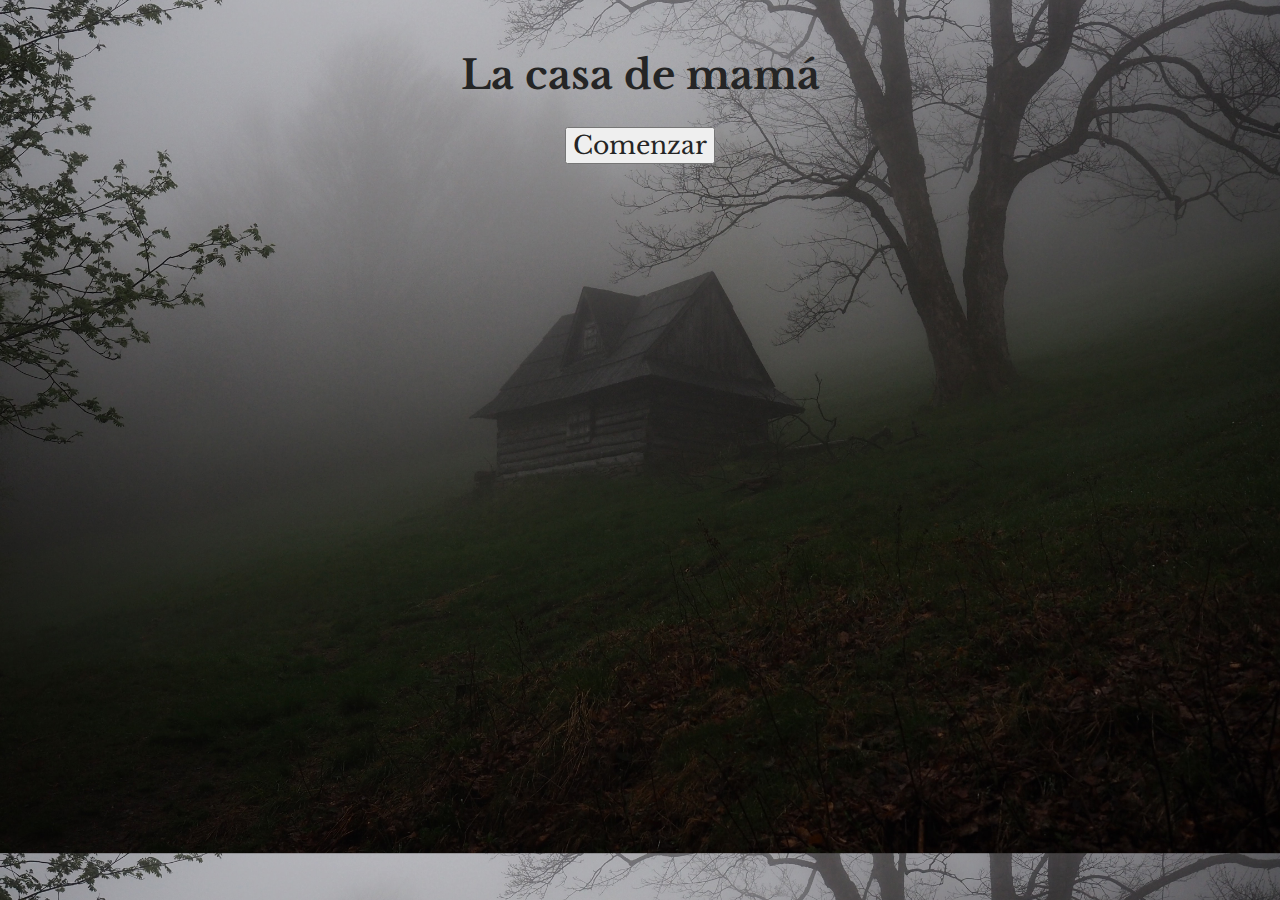
<file: elije-tu-aventura/index.html>
<!DOCTYPE html>
<html lang="en">
<head>
    <meta charset="UTF-8">
    <meta http-equiv="X-UA-Compatible" content="IE=edge">
    <meta name="viewport" content="width=device-width, initial-scale=1.0">
    <link rel="shortcut icon" href="./assets/favicon-32x32.png" type="image/x-icon">
    <link rel="stylesheet" href="./css/style.css">
    <title>Bienvenid@!</title>
</head>
<body class="home">
    <h1 class="title">La casa de mamá</h1>
    <a class="comenzar" href="./pages/opcion1.html"><input type="button" value="Comenzar"></a>
</body>
</html>
</file>
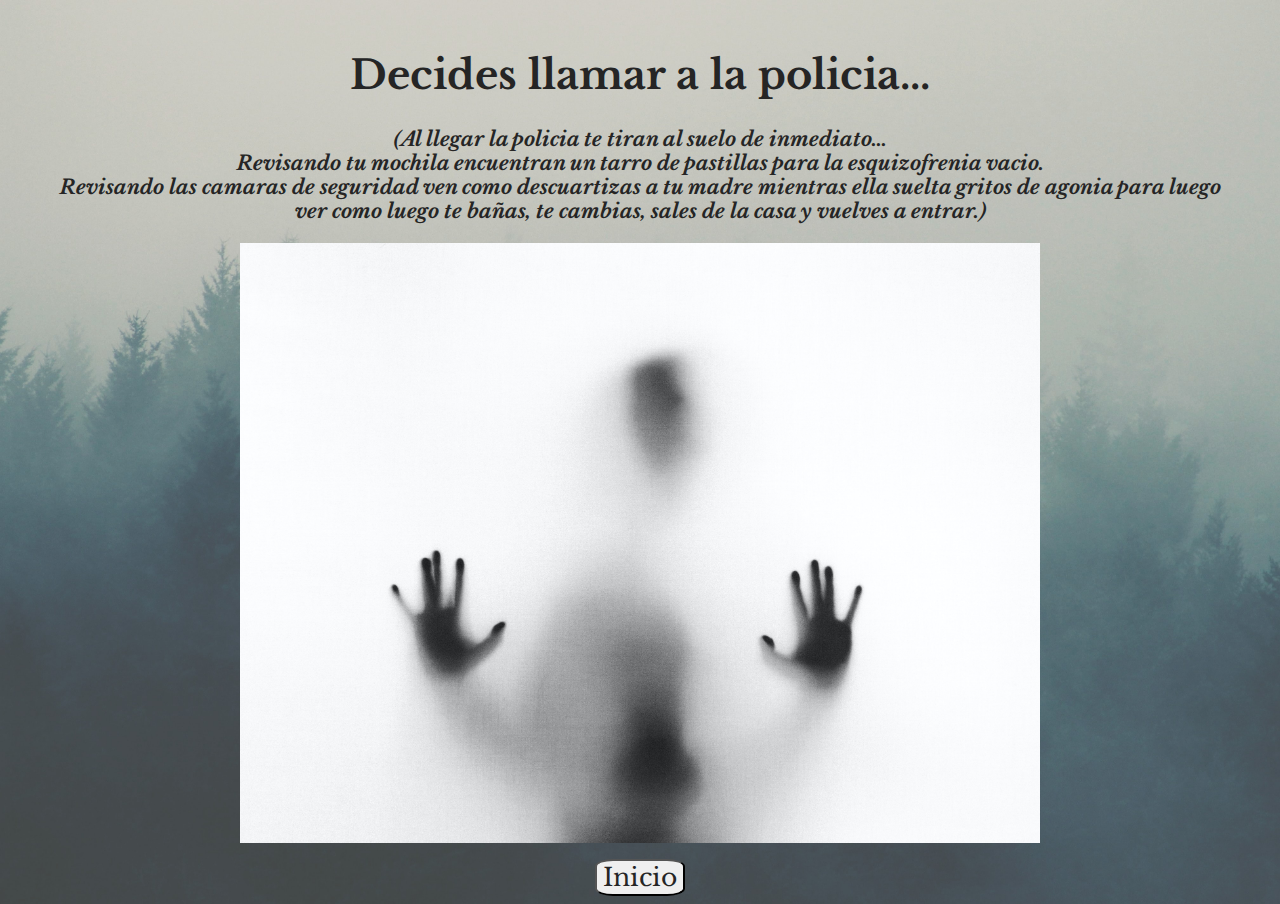
<file: elije-tu-aventura/pages/911.html>
<!DOCTYPE html>
<html lang="en">
<head>
    <meta charset="UTF-8">
    <meta http-equiv="X-UA-Compatible" content="IE=edge">
    <meta name="viewport" content="width=device-width, initial-scale=1.0">
    <link rel="shortcut icon" href="../assets/favicon-32x32.png" type="image/x-icon">
    <link rel="stylesheet" href="../css/style.css">
    <title>Final...</title>
</head>
<body>
    <h1 class="title">Decides llamar a la policia...</h1>
    <p class="contexto"><strong><em>(Al llegar la policia te tiran al suelo de inmediato... <br>
        Revisando tu mochila encuentran un tarro de pastillas para la esquizofrenia vacio. <br>
        Revisando las camaras de seguridad ven como descuartizas a tu madre mientras ella suelta gritos de agonia para luego <br>
        ver como luego te bañas, te cambias, sales de la casa y vuelves a entrar.)</em></strong></p>
        <figure class="finall">
            <img src="../assets/final911.jpg" alt="Tu final" height="600px">
        </figure>
    <div class="opciones">
        <a href="../index.html" class="volver">
            <input type="button" value="Inicio">
        </a>
    </div>
</body>
</html>
</file>
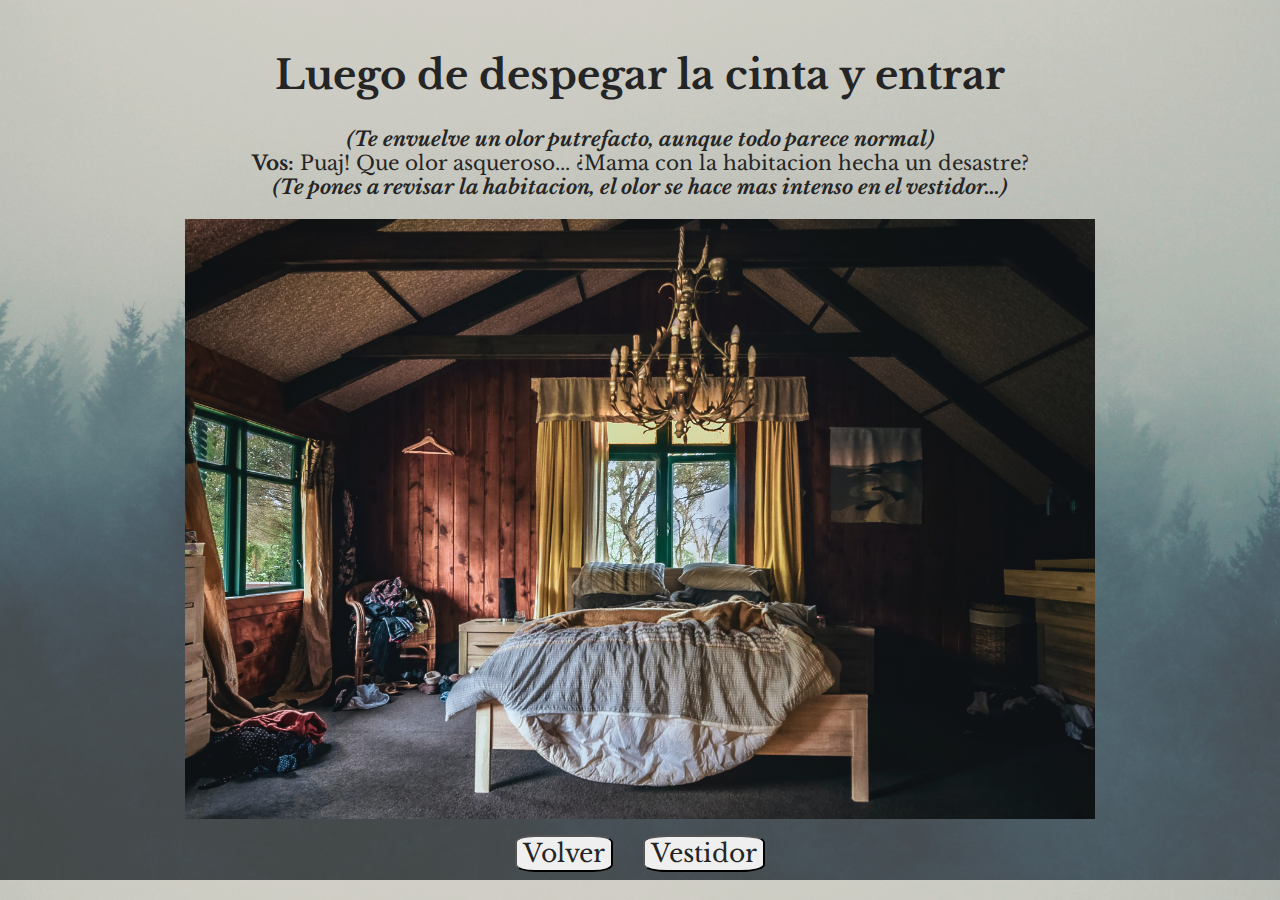
<file: elije-tu-aventura/pages/mama.html>
<!DOCTYPE html>
<html lang="en">
<head>
    <meta charset="UTF-8">
    <meta http-equiv="X-UA-Compatible" content="IE=edge">
    <meta name="viewport" content="width=device-width, initial-scale=1.0">
    <link rel="shortcut icon" href="../assets/favicon-32x32.png" type="image/x-icon">
    <link rel="stylesheet" href="../css/style.css">
    <title>Habitacion Mamá</title>
</head>
<body>
    <h1 class="title">Luego de despegar la cinta y entrar</h1>
    <p class="contexto"><strong><em>(Te envuelve un olor putrefacto, aunque todo parece normal)</em></strong> <br>
    <strong>Vos:</strong> Puaj! Que olor asqueroso... ¿Mama con la habitacion hecha un desastre? <br>
    <strong><em>(Te pones a revisar la habitacion, el olor se hace mas intenso en el vestidor...)</em></strong></p>
    <figure class="mama">
        <img src="../assets/habitacion-mama.jpg" alt="cama" height="600px">
    </figure>
    <div class="opciones">
        <a href="./subir.html" class="volver">
            <input type="button" value="Volver">
        </a>
        <a href="./vestidor.html" class="ir-vestidor">
            <input type="button" value="Vestidor">
        </a>
</body>
</html>
</file>
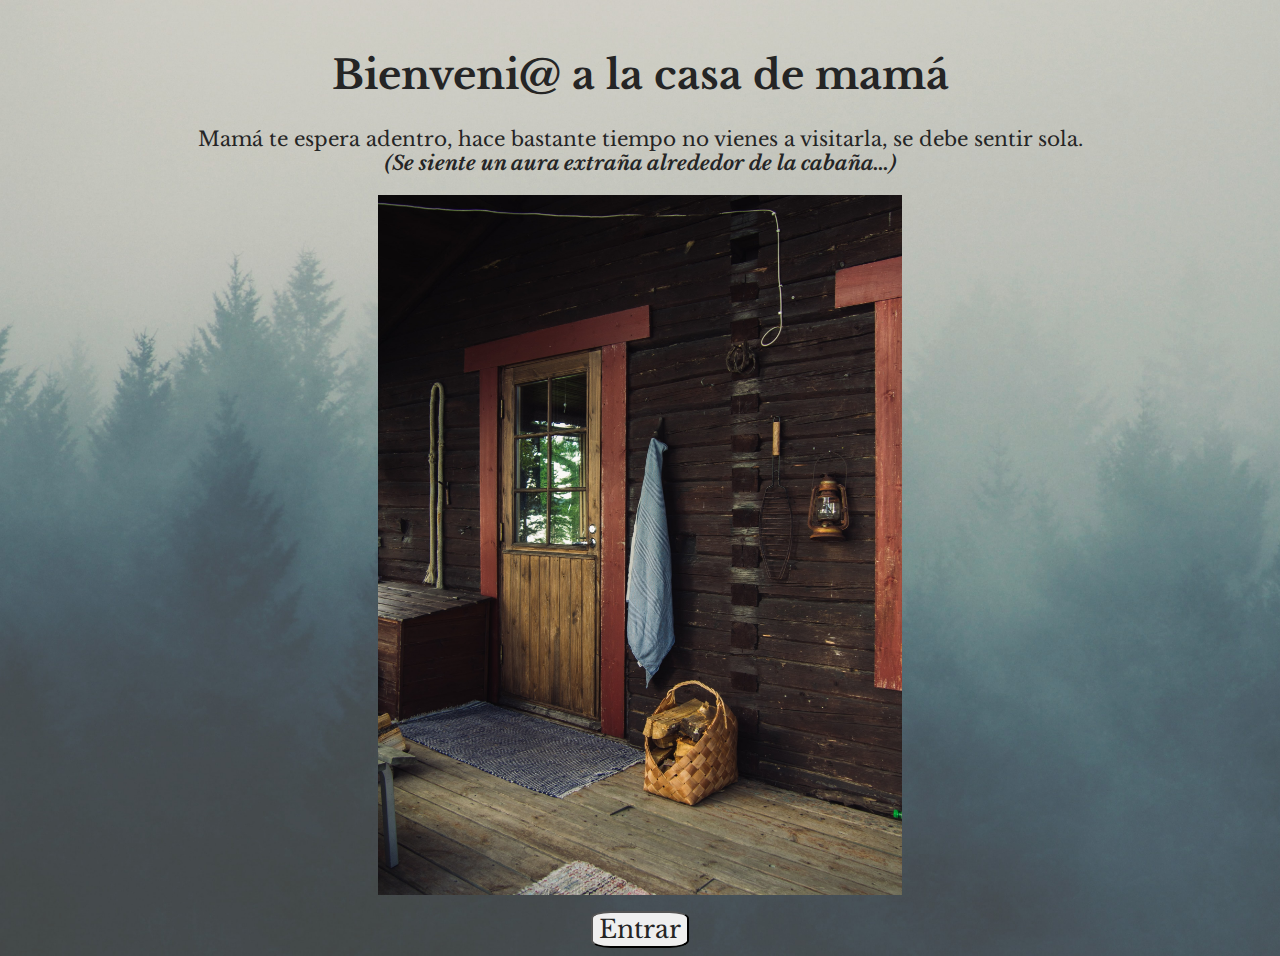
<file: elije-tu-aventura/pages/opcion1.html>
<!DOCTYPE html>
<html lang="en">
<head>
    <meta charset="UTF-8">
    <meta http-equiv="X-UA-Compatible" content="IE=edge">
    <meta name="viewport" content="width=device-width, initial-scale=1.0">
    <link rel="shortcut icon" href="../assets/favicon-32x32.png" type="image/x-icon">
    <link rel="stylesheet" href="../css/style.css">
    <title>Casa - afuera</title>
</head>
<body class="general">
    <h1 class="title">Bienveni@ a la casa de mamá</h1>
    <p class="contexto">Mamá te espera adentro, hace bastante tiempo no vienes a visitarla, se debe sentir sola. <br> <strong><em>(Se siente un aura extraña alrededor de la cabaña...)</em></strong> </p>
    <figure class="puerta">
        <img src="../assets/puerta-afuera.jpg" alt="puerta de cabaña" height="700px">
    </figure>
    <a class="entrar" href="./opcion2.html"><input type="button" value="Entrar"></a>
</body>
</html>
</file>
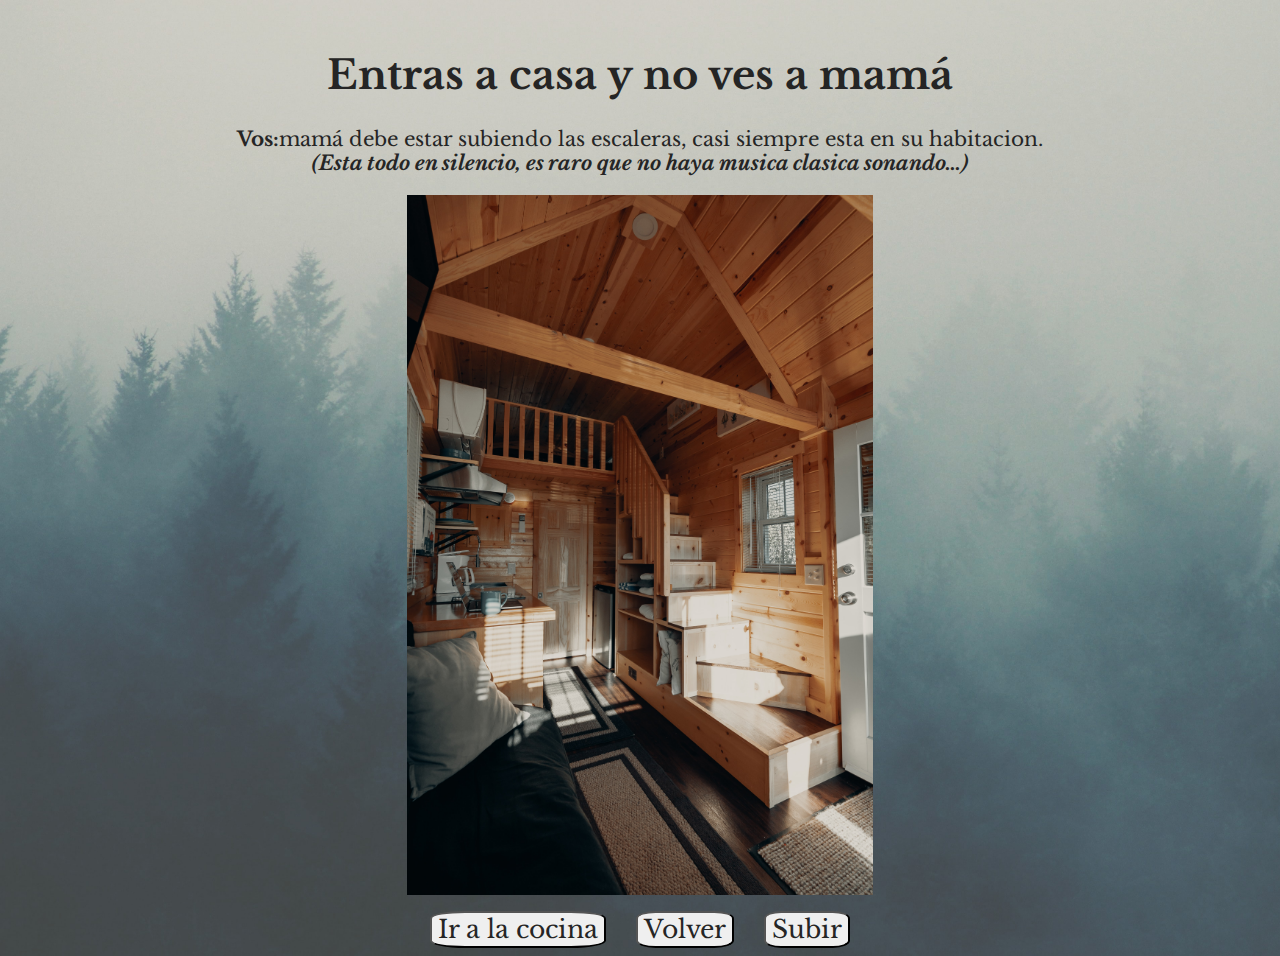
<file: elije-tu-aventura/pages/opcion2.html>
<!DOCTYPE html>
<html lang="en">
<head>
    <meta charset="UTF-8">
    <meta http-equiv="X-UA-Compatible" content="IE=edge">
    <meta name="viewport" content="width=device-width, initial-scale=1.0">
    <link rel="shortcut icon" href="../assets/favicon-32x32.png" type="image/x-icon">
    <link rel="stylesheet" href="../css/style.css">
    <title>Casa - adentro</title>
</head>
<body>
    <h1 class="title">Entras a casa y no ves a mamá</h1>
    <p class="contexto"><strong>Vos:</strong>mamá debe estar subiendo las escaleras, casi siempre esta en su habitacion. <br>
    <strong><em>(Esta todo en silencio, es raro que no haya musica clasica sonando...)</em></strong></habitacion></p>
    <figure class="sala">
        <img src="../assets/casa-adentro.jpg" alt="sala" height="700px">
    </figure>
    <div class="opciones">
    <a href="./cocina.html" class="cocina">
        <input type="button" value="Ir a la cocina">
    </a>
    <a href="./opcion1.html" class="volver">
        <input type="button" value="Volver">
    </a>
    <a href="./subir.html" class="subir">
        <input type="button" value="Subir">
    </a>
    </div>
</body>
</html>
</file>
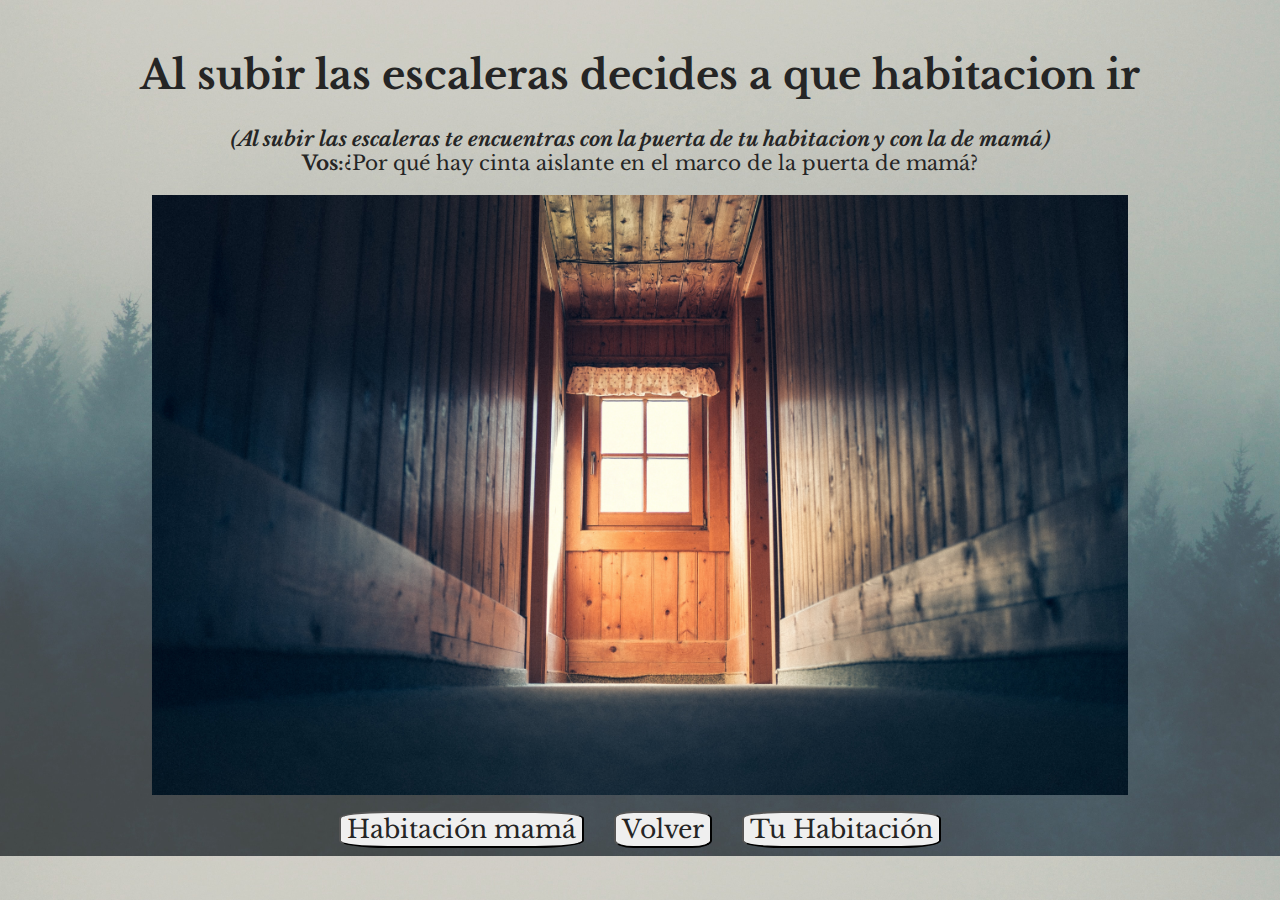
<file: elije-tu-aventura/pages/subir.html>
<!DOCTYPE html>
<html lang="en">
<head>
    <meta charset="UTF-8">
    <meta http-equiv="X-UA-Compatible" content="IE=edge">
    <meta name="viewport" content="width=device-width, initial-scale=1.0">
    <link rel="shortcut icon" href="../assets/favicon-32x32.png" type="image/x-icon">
    <link rel="stylesheet" href="../css/style.css">
    <title>Casa - arriba</title>
</head>
<body>
    <h1 class="title">Al subir las escaleras decides a que habitacion ir</h1>
    <p class="contexto"><strong><em>(Al subir las escaleras te encuentras con la puerta de tu habitacion y con la de mamá)</em></strong><br>
    <strong>Vos:</strong>¿Por qué hay cinta aislante en el marco de la puerta de mamá?</p>
    <figure class="pasillo">
        <img src="../assets/pasillo.jpg" alt="pasillo" height="600px">
    </figure>
    <div class="opciones">
        <a href="./mama.html" class="hab-mama">
            <input type="button" value="Habitación mamá">
        </a>
        <a href="./opcion2.html" class="volver">
            <input type="button" value="Volver">
        </a>
        <a href="./vos.html" class="tu-hab">
            <input type="button" value="Tu Habitación">
        </a>
    </div>
</body>
</html>
</file>
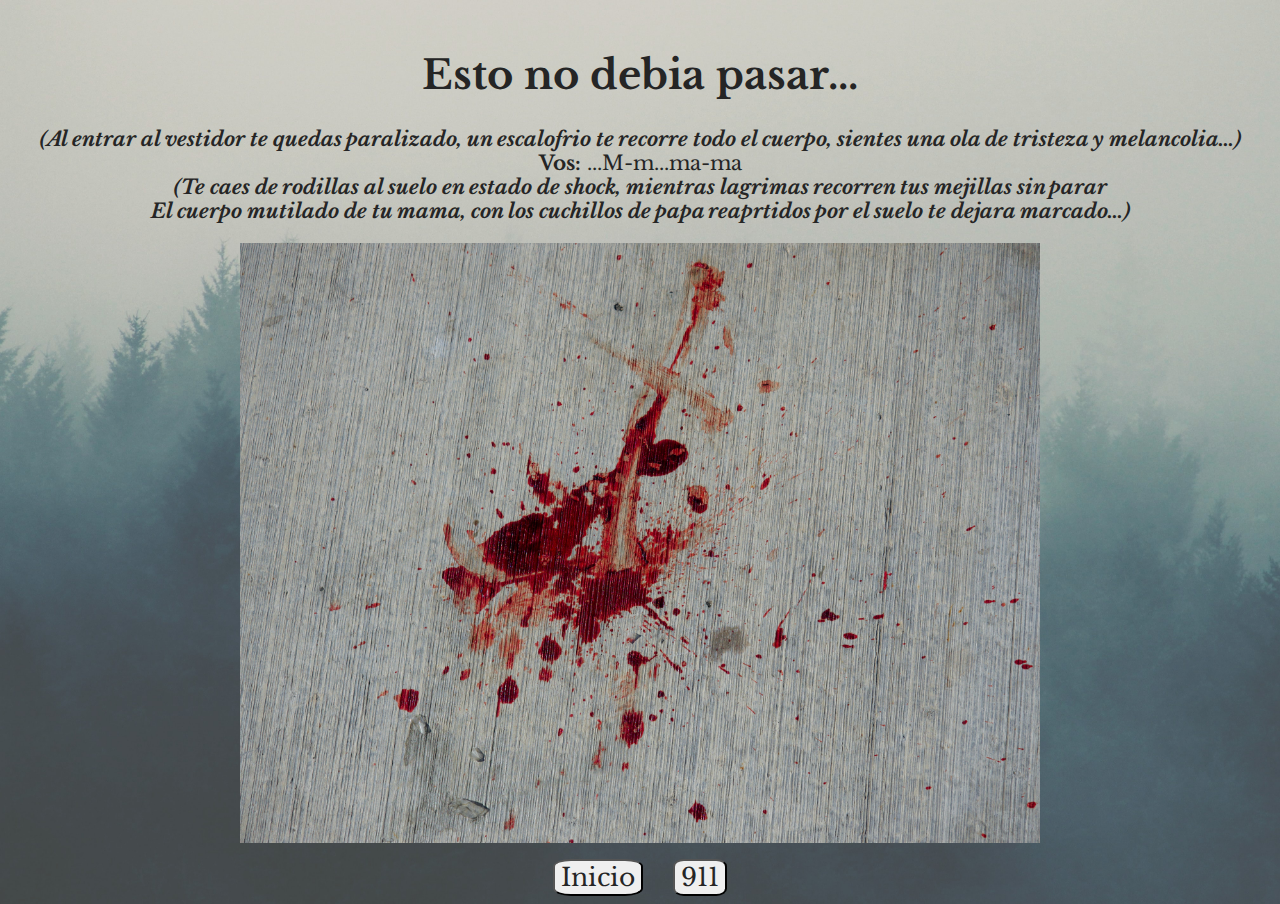
<file: elije-tu-aventura/pages/vestidor.html>
<!DOCTYPE html>
<html lang="en">
<head>
    <meta charset="UTF-8">
    <meta http-equiv="X-UA-Compatible" content="IE=edge">
    <meta name="viewport" content="width=device-width, initial-scale=1.0">
    <link rel="shortcut icon" href="../assets/favicon-32x32.png" type="image/x-icon">
    <link rel="stylesheet" href="../css/style.css">
    <title>Vestidor...</title>
</head>
<body>
    <h1 class="title">Esto no debia pasar...</h1>
    <p class="contexto"><strong><em>(Al entrar al vestidor te quedas paralizado, un escalofrio te recorre todo el cuerpo, sientes una ola de tristeza y melancolia...)</em></strong><br>
    <strong>Vos:</strong> ...M-m...ma-ma <br>
    <strong><em>(Te caes de rodillas al suelo en estado de shock, mientras lagrimas recorren tus mejillas sin parar <br>
        El cuerpo mutilado de tu mama, con los cuchillos de papa reaprtidos por el suelo te dejara marcado...)</em></strong></p>
    <figure class="vestidor">
        <img src="../assets/finall.jpg" alt="final" height="600px">
    </figure>
    <div class="opciones">
        <a href="../index.html" class="volver">
            <input type="button" value="Inicio">
        </a>
        <a href="./911.html" class="final">
            <input type="button" value="911">
        </a>
    </div>
</body>
</html>
</file>
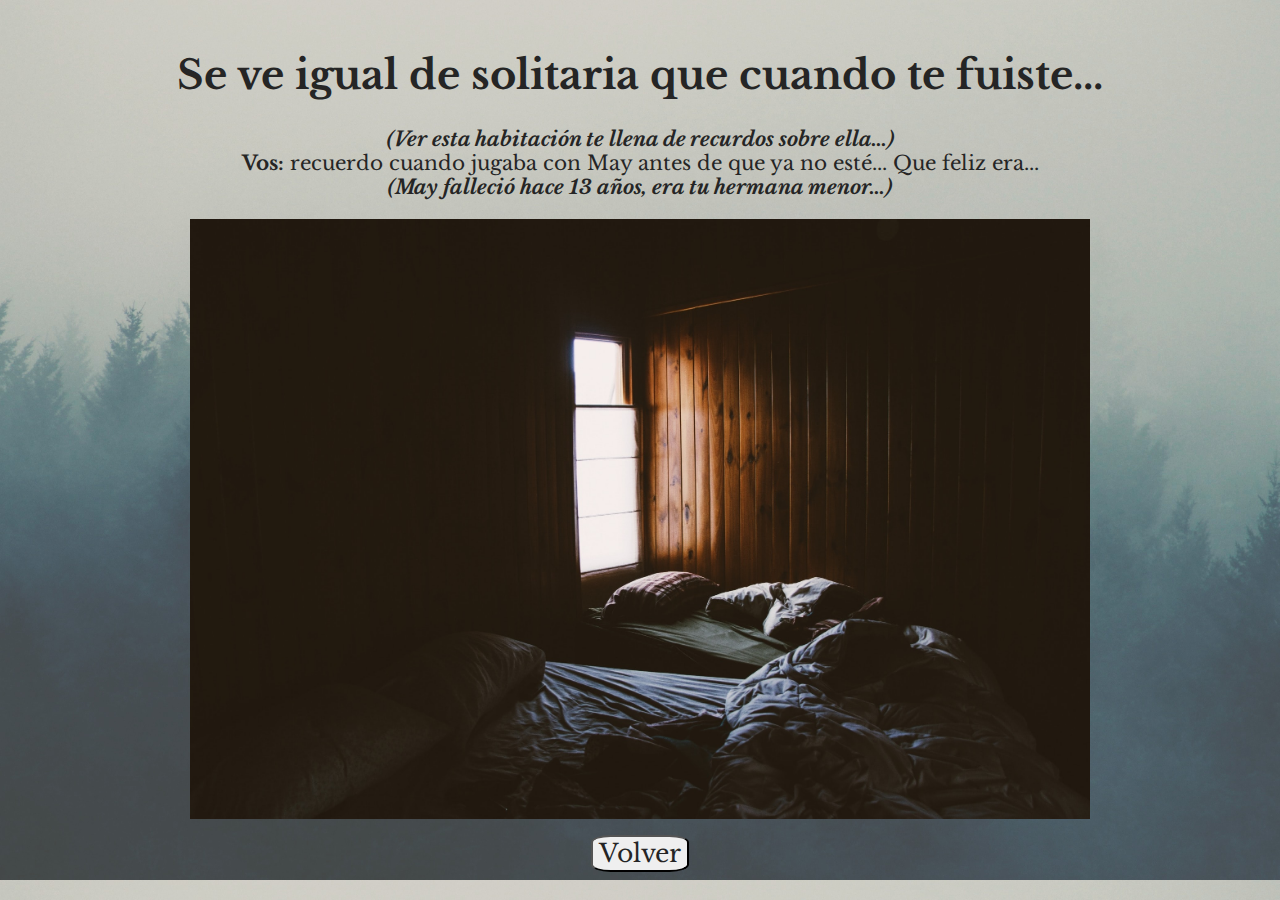
<file: elije-tu-aventura/pages/vos.html>
<!DOCTYPE html>
<html lang="en">
<head>
    <meta charset="UTF-8">
    <meta http-equiv="X-UA-Compatible" content="IE=edge">
    <meta name="viewport" content="width=device-width, initial-scale=1.0">
    <link rel="shortcut icon" href="../assets/favicon-32x32.png" type="image/x-icon">
    <link rel="stylesheet" href="../css/style.css">
    <title>Tu habitación</title>
</head>
<body>
    <h1 class="title">Se ve igual de solitaria que cuando te fuiste...</h1>
    <p class="contexto"><strong><em>(Ver esta habitación te llena de recurdos sobre ella...)</em></strong><br>
    <strong>Vos:</strong> recuerdo cuando jugaba con May antes de que ya no esté... Que feliz era... <br>
    <strong><em>(May falleció hace 13 años, era tu hermana menor...)</em></strong></p>
    <figure class="habitacion-tuya">
        <img src="../assets/tu-habitacion.jpg" alt="habitacion" height="600px">
    </figure>
    <div class="opciones">
        <a href="./subir.html" class="volver">
            <input type="button" value="Volver">
        </a>
    </div>
</body>
</html>
</file>
<file: elije-tu-aventura/css/style.css>
/* Fonts */
@import url('https://fonts.googleapis.com/css2?family=Libre+Baskerville&display=swap');

/* General */
* {
    font-family: 'Libre Baskerville', serif;
}

.title {
    color: #252525;
    font-size: 40px;
    text-align: center;
    margin-top: 50px;
}

.contexto {
    color: #252525;
    text-align: center;
    font-size: 20px;
}

.opciones {
    display: flex;
    justify-content: center;
    margin-top: 15px;
}

body {
    background-image: url(../assets/background-general.jpg);
    background-size: cover;
    background-color: #252525;
}
/* Home */

.home {
    background-image: url(../assets/casa-afuera.jpg);
    background-size: cover;
}

.comenzar {
    display: flex;
    justify-content: center;
    text-decoration: none;
}

.comenzar input {
    color: #252525;
    font-size: 25px;

}

.comenzar input:hover {
    background-color: #d90429;
    text-decoration: none;
    cursor: pointer;
}

/* Casa */


.puerta {
    display: flex;
    justify-content: center;
    margin-top: 15px;
}

.entrar {
    display: flex;
    justify-content: center;
    text-decoration: none;
}

.entrar input {
    color: #252525;
    border-radius: 20%;
    font-size: 25px;
}

.entrar input:hover {
    background-color: #d90429;
    text-decoration: none;
    cursor: pointer;
}

/* Sala */

.sala {
    display: flex;
    justify-content: center;
}



.cocina,
.volver,
.subir {
    margin-left: 15px;
    margin-right: 15px;
    text-decoration: none;
}

.cocina input,
.volver input,
.subir input {
    color: #252525;
    border-radius: 20%;
    font-size: 25px;
}

.cocina input:hover,
.volver input:hover,
.subir input:hover {
    background-color: #d90429;
    text-decoration: none;
    cursor: pointer;
}

/* Cocina */

.cocina {
    display: flex;
    justify-content: center;
}

/* Arriba */

.pasillo {
    display: flex;
    justify-content: center;
}

.hab-mama,
.tu-hab {
    margin-left: 15px;
    margin-right: 15px;
    text-decoration: none;
}

.hab-mama input,
.tu-hab input {
    color: #252525;
    border-radius: 20%;
    font-size: 25px;
}

.hab-mama input:hover,
.tu-hab input:hover {
    background-color: #d90429;
    text-decoration: none;
    cursor: pointer;
}

/* Tu habitacion */

.habitacion-tuya {
    display: flex;
    justify-content: center;
}

/* Habitacion mama */

.mama {
    display: flex;
    justify-content: center;
}

.ir-vestidor {
    margin-left: 15px;
    margin-right: 15px;
    text-decoration: none;
}

.ir-vestidor input {
    color: #252525;
    border-radius: 20%;
    font-size: 25px;
}

.ir-vestidor input:hover {
    background-color: #d90429;
    text-decoration: none;
    cursor: pointer;
}

/* Vestidor */

.vestidor {
    display: flex;
    justify-content: center;
}

.final {
    margin-left: 15px;
    margin-right: 15px;
    text-decoration: none;
}

.final input {
    color: #252525;
    border-radius: 20%;
    font-size: 25px;
}

.final input:hover {
    background-color: #d90429;
    text-decoration: none;
    cursor: pointer;
}

/* 911 */

.finall {
    display: flex;
    justify-content: center;
}
</file>
